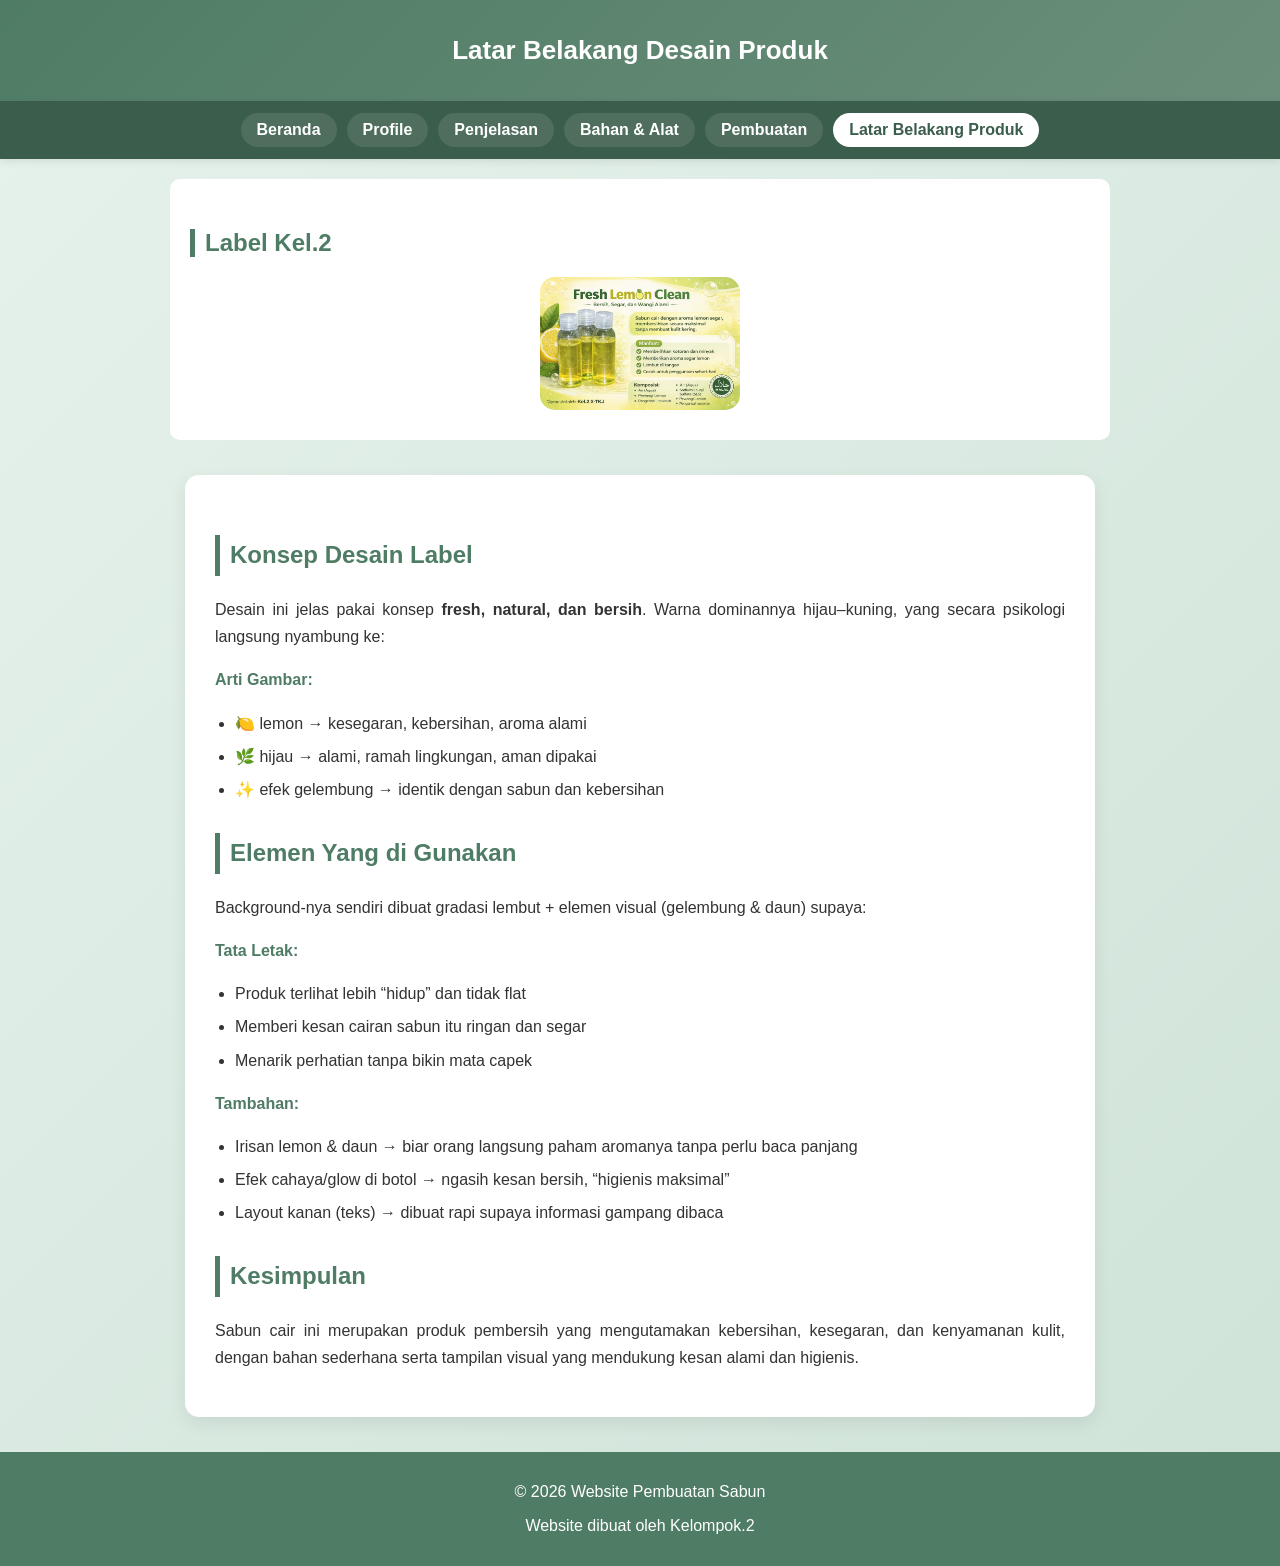
<file: latar_belakang.html>
<!DOCTYPE html>
<html lang="id">
<head>
    <meta charset="UTF-8">
    <meta name="viewport" content="width=device-width, initial-scale=1.0">
    <title>Latar Belakang Desain Sabun</title>
  <link rel="stylesheet" href="latar.css">
</head>
<body>
    
    <header>
        <h1>Latar Belakang Desain Produk</h1>
    </header>
    
       <nav>
    <a href="index.html" >Beranda</a>
    <a href="profile.html">Profile</a>
    <a href="penjelasan.html">Penjelasan</a>
    <a href="bahan.html">Bahan & Alat</a>
    <a href="pembuatan.html">Pembuatan</a>
    <a href="Latar_belakang.html" class="active">Latar Belakang Produk</a>
</nav>
    
    <div>
        <h2>Label Kel.2</h2>
        <img src="label.jpg">
    </div>
    
    <main>

        <h2>Konsep Desain Label</h2>
<p class="p1">
Desain ini jelas pakai konsep <b>fresh, natural, dan bersih</b>. 
Warna dominannya hijau–kuning, yang secara psikologi langsung nyambung ke:
</p>
       
        <p><strong>Arti Gambar:</strong></p>
<ul>
    <li>🍋 lemon → kesegaran, kebersihan, aroma alami</li>
    <li>🌿 hijau → alami, ramah lingkungan, aman dipakai</li>
    <li>✨ efek gelembung → identik dengan sabun dan kebersihan</li>
</ul>

        <h2>Elemen Yang di Gunakan</h2>
        
<p class="p1">
Background-nya sendiri dibuat gradasi lembut + elemen visual (gelembung & daun) supaya:
</p>
        
        
        <p><strong>Tata Letak:</strong></p>

<ul>
    <li>Produk terlihat lebih “hidup” dan tidak flat</li>
    <li>Memberi kesan cairan sabun itu ringan dan segar</li>
    <li>Menarik perhatian tanpa bikin mata capek</li>
</ul>

<p><strong>Tambahan:</strong></p>
<ul>
    <li>Irisan lemon & daun → biar orang langsung paham aromanya tanpa perlu baca panjang</li>
    <li>Efek cahaya/glow di botol → ngasih kesan bersih, “higienis maksimal”</li>
    <li>Layout kanan (teks) → dibuat rapi supaya informasi gampang dibaca</li>
</ul>

        <h2>Kesimpulan</h2>
<p class="p1"> 
Sabun cair ini merupakan produk pembersih yang mengutamakan kebersihan, kesegaran, 
dan kenyamanan kulit, dengan bahan sederhana serta tampilan visual yang mendukung kesan alami dan higienis.
</p>

        </main>

     <footer>
  <p>© 2026 Website Pembuatan Sabun</p>
  <p >Website dibuat oleh Kelompok.2</p>
</footer>
</body>
</html>
</file>
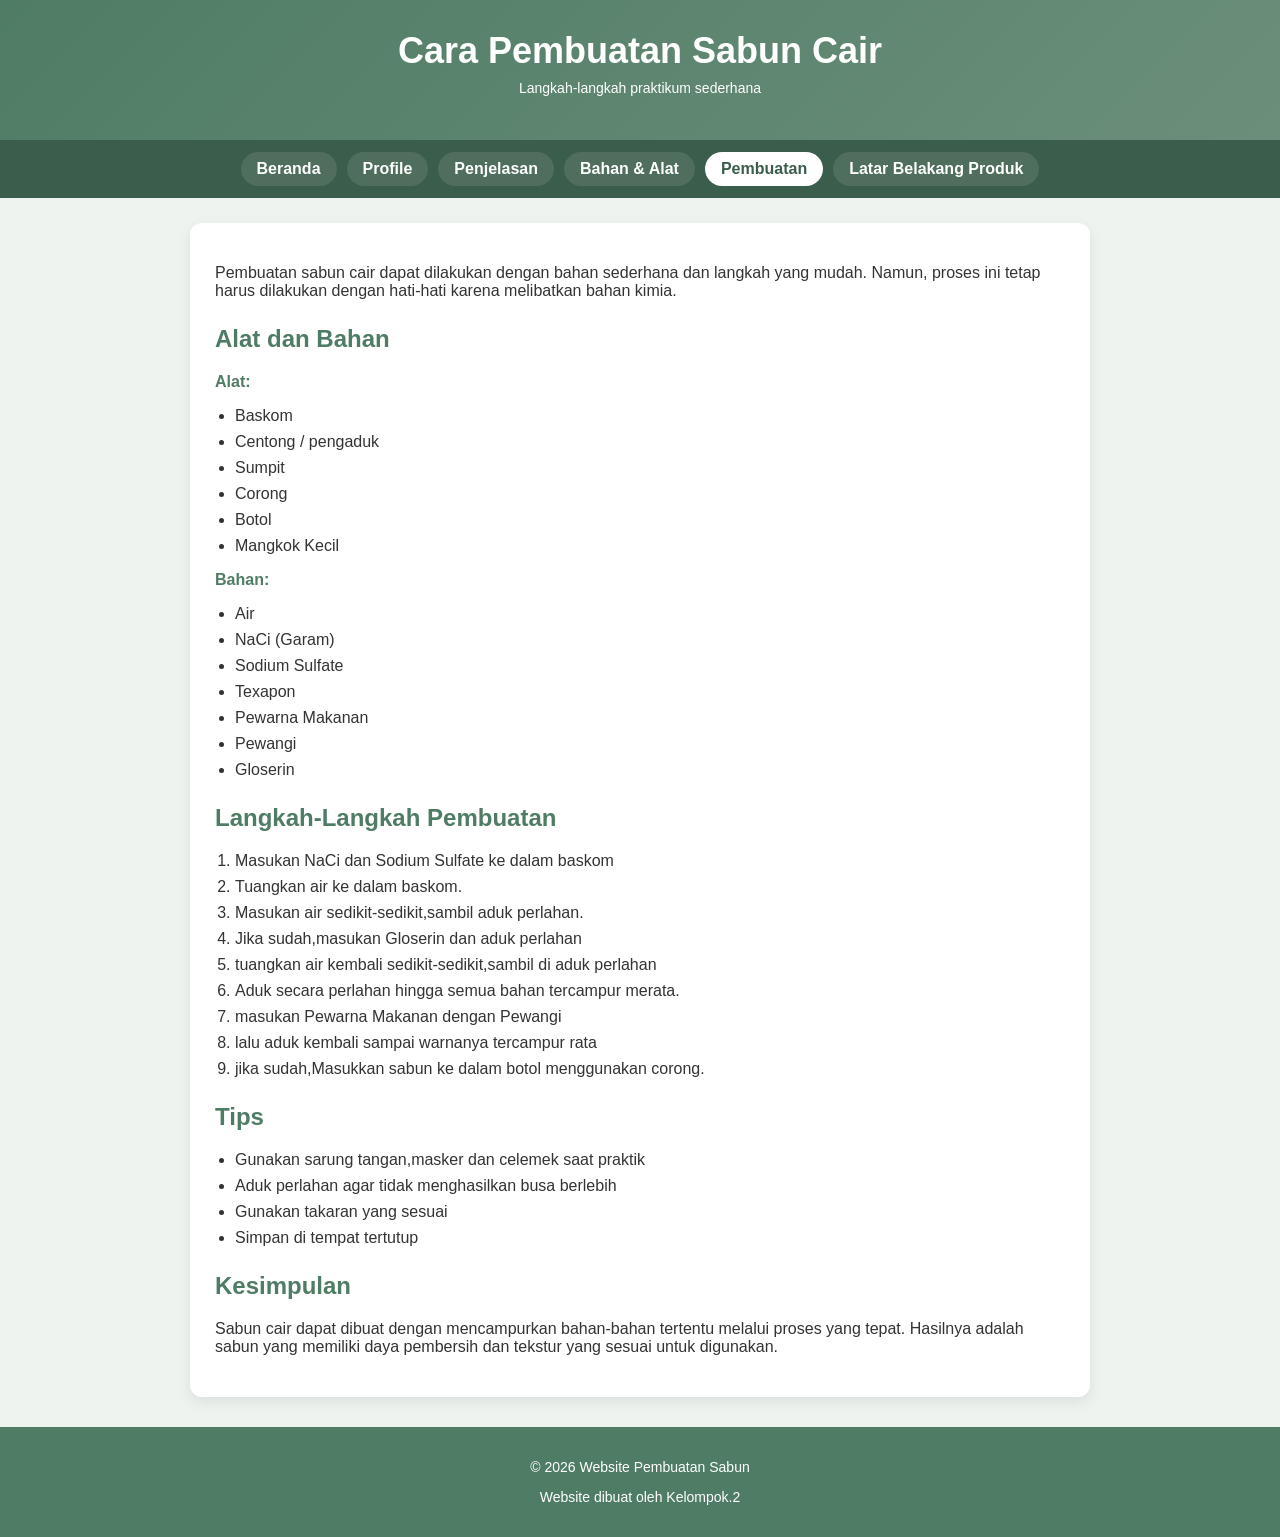
<file: pembuatan.html>
<!DOCTYPE html>
<html lang="id">
<head>
    <meta charset="UTF-8">
    <meta name="viewport" content="width=device-width, initial-scale=1.0">
    <title>Pembuatan Sabun Cair</title>
    <link rel="stylesheet" href="pembuatan.css">
</head>

<body>

<header>
    <h1>Cara Pembuatan Sabun Cair</h1>
    <p>Langkah-langkah praktikum sederhana</p>
</header>
  
 
      <nav>
    <a href="index.html" >Beranda</a>
    <a href="profile.html">Profile</a>
    <a href="penjelasan.html">Penjelasan</a>
    <a href="bahan.html">Bahan & Alat</a>
    <a href="pembuatan.html" class="active">Pembuatan</a>
    <a href="Latar_belakang.html" >Latar Belakang Produk</a>
</nav>
    
<main>

    <p>
        Pembuatan sabun cair dapat dilakukan dengan bahan sederhana dan langkah yang mudah.
        Namun, proses ini tetap harus dilakukan dengan hati-hati karena melibatkan bahan kimia.
    </p>

    <h2>Alat dan Bahan</h2>

    <p><strong>Alat:</strong></p>
    <ul>
        <li>Baskom</li>
        <li>Centong / pengaduk</li>
        <li>Sumpit</li>
        <li>Corong</li>
        <li>Botol</li>
        <li>Mangkok Kecil</li>
    </ul>

    <p><strong>Bahan:</strong></p>
    <ul>
        <li>Air</li>
        <li>NaCi (Garam)</li>
        <li>Sodium Sulfate</li>
        <li>Texapon</li>
        <li>Pewarna Makanan</li>
        <li>Pewangi</li>
        <li>Gloserin</li>
    </ul>

    <h2>Langkah-Langkah Pembuatan</h2>

    <ol>
        <li>Masukan NaCi dan Sodium Sulfate ke dalam baskom</li>
        <li>Tuangkan air ke dalam baskom.</li>
        <li>Masukan air sedikit-sedikit,sambil aduk perlahan.</li>
        <li>Jika sudah,masukan Gloserin dan aduk perlahan</li>
        <li>tuangkan air kembali sedikit-sedikit,sambil di aduk perlahan</li>
        <li>Aduk secara perlahan hingga semua bahan tercampur merata.</li>
        <li>masukan Pewarna Makanan dengan Pewangi</li>
        <li>lalu aduk kembali sampai warnanya tercampur rata</li>
        <li> jika sudah,Masukkan sabun ke dalam botol menggunakan corong.</li>
    </ol>

    <h2>Tips</h2>
    <ul>
        <li>Gunakan sarung tangan,masker dan celemek saat praktik</li>
        <li>Aduk perlahan agar tidak menghasilkan busa berlebih</li>
        <li>Gunakan takaran yang sesuai</li>
        <li>Simpan di tempat tertutup</li>
    </ul>

    <h2>Kesimpulan</h2>
    <p>
        Sabun cair dapat dibuat dengan mencampurkan bahan-bahan tertentu melalui proses yang tepat.
        Hasilnya adalah sabun yang memiliki daya pembersih dan tekstur yang sesuai untuk digunakan.
    </p>

</main>

<footer>
    <p>© 2026 Website Pembuatan Sabun</p>
    <p>Website dibuat oleh Kelompok.2</p>
</footer>

</body>
</html>
</file>
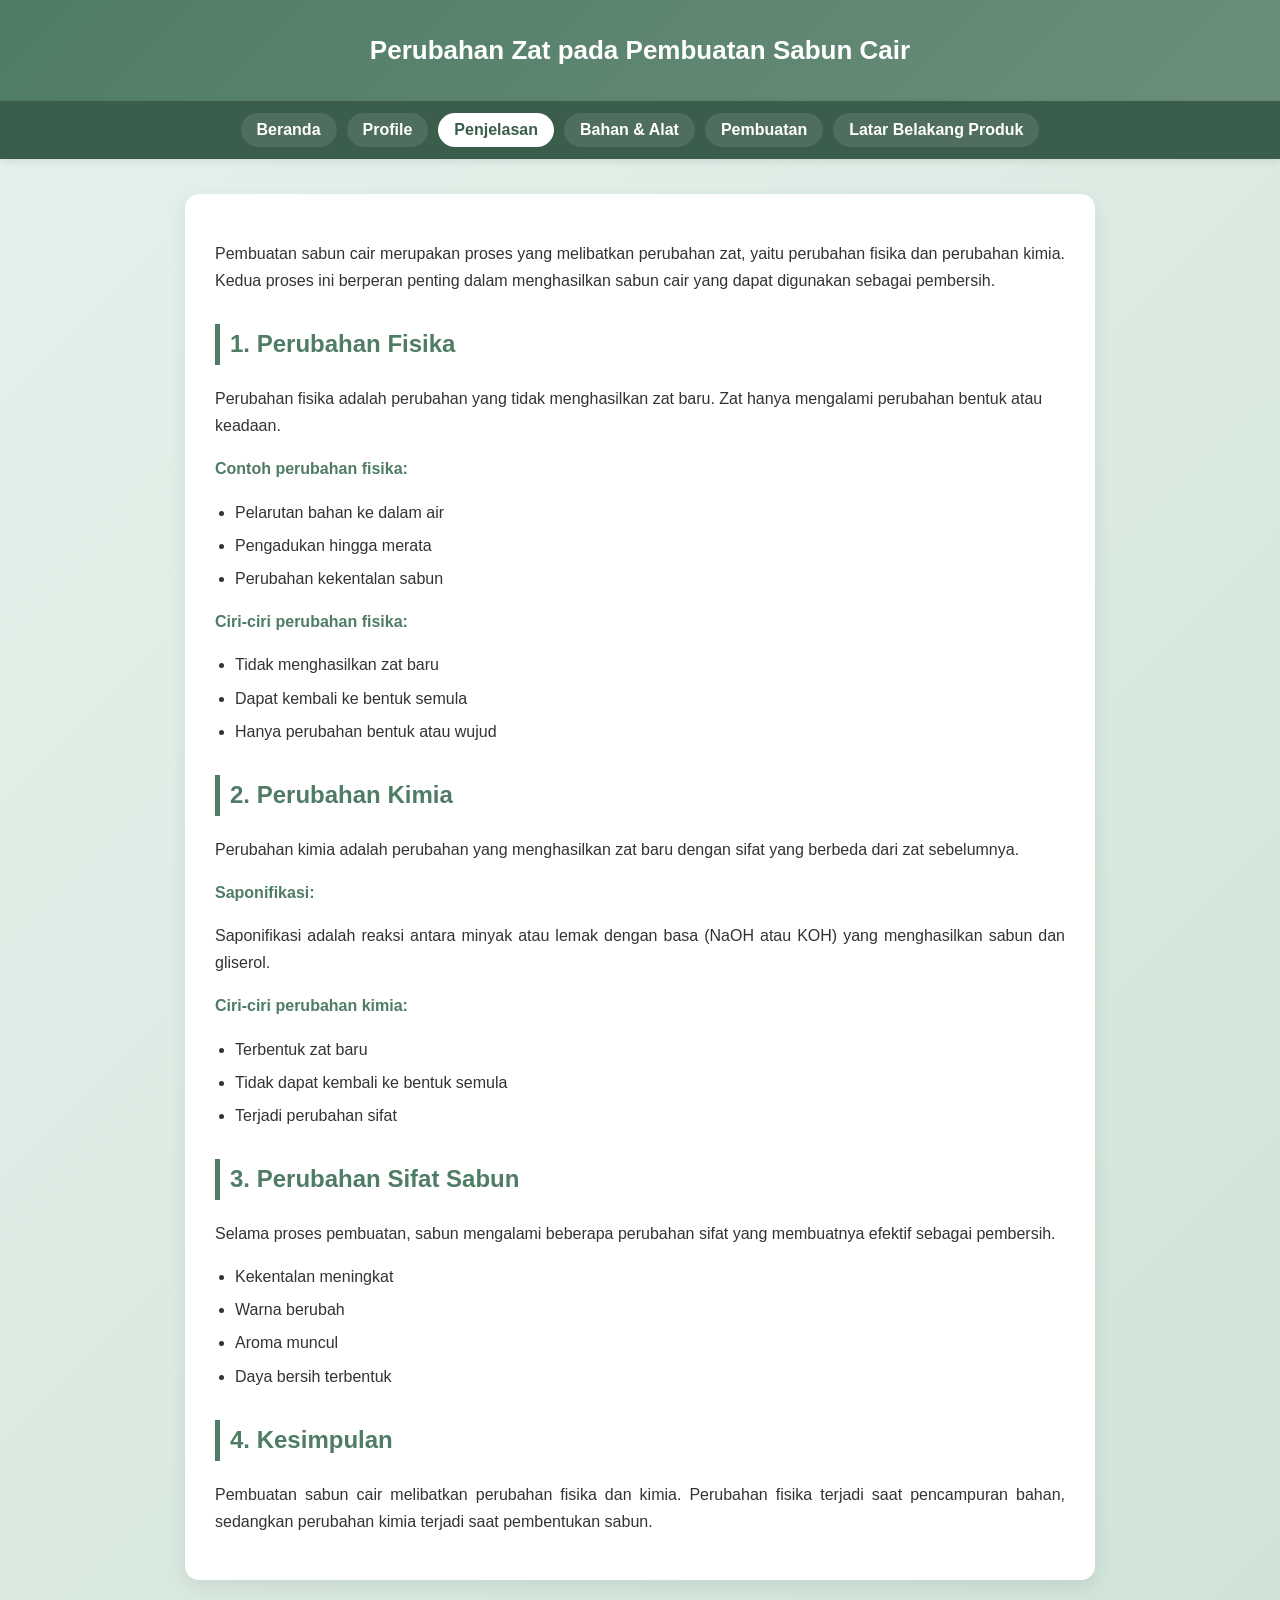
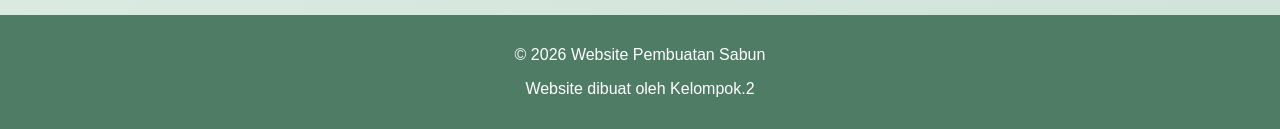
<file: penjelasan.html>
<!DOCTYPE html>
<html lang="id">
<head>
    <meta charset="UTF-8">
    <meta name="viewport" content="width=device-width, initial-scale=1.0">
    <title>Perubahan Zat Sabun Cair</title>
  <link rel="stylesheet" href="penjelasan.css">
</head>

<body>
  
    <header>
        <h1>Perubahan Zat pada Pembuatan Sabun Cair</h1>
    </header>
  
   <nav>
    <a href="index.html" >Beranda</a>
    <a href="profile.html">Profile</a>
    <a href="penjelasan.html" class="active">Penjelasan</a>
    <a href="bahan.html">Bahan & Alat</a>
    <a href="pembuatan.html">Pembuatan</a>
    <a href="Latar_belakang.html" >Latar Belakang Produk</a>
</nav>

    <main>

        <p class="p1">
            Pembuatan sabun cair merupakan proses yang melibatkan perubahan zat,
            yaitu perubahan fisika dan perubahan kimia. Kedua proses ini berperan
            penting dalam menghasilkan sabun cair yang dapat digunakan sebagai
            pembersih.
        </p>

        <h2>1. Perubahan Fisika</h2>
        <p>
            Perubahan fisika adalah perubahan yang tidak menghasilkan zat baru.
            Zat hanya mengalami perubahan bentuk atau keadaan.
        </p>

        <p><strong>Contoh perubahan fisika:</strong></p>
        <ul>
            <li>Pelarutan bahan ke dalam air</li>
            <li>Pengadukan hingga merata</li>
            <li>Perubahan kekentalan sabun</li>
        </ul>

        <p><strong>Ciri-ciri perubahan fisika:</strong></p>
        <ul>
            <li>Tidak menghasilkan zat baru</li>
            <li>Dapat kembali ke bentuk semula</li>
            <li>Hanya perubahan bentuk atau wujud</li>
        </ul>

        <h2>2. Perubahan Kimia</h2>
        <p class="p1">
            Perubahan kimia adalah perubahan yang menghasilkan zat baru dengan
            sifat yang berbeda dari zat sebelumnya.
        </p>

        <p><strong>Saponifikasi:</strong></p>
        <p class="p1">
            Saponifikasi adalah reaksi antara minyak atau lemak dengan basa
            (NaOH atau KOH) yang menghasilkan sabun dan gliserol.
        </p>

        <p><strong>Ciri-ciri perubahan kimia:</strong></p>
        <ul>
            <li>Terbentuk zat baru</li>
            <li>Tidak dapat kembali ke bentuk semula</li>
            <li>Terjadi perubahan sifat</li>
        </ul>

        <h2>3. Perubahan Sifat Sabun</h2>
        <p class="p1">
            Selama proses pembuatan, sabun mengalami beberapa perubahan sifat
            yang membuatnya efektif sebagai pembersih.
        </p>

        <ul>
            <li>Kekentalan meningkat</li>
            <li>Warna berubah</li>
            <li>Aroma muncul</li>
            <li>Daya bersih terbentuk</li>
        </ul>

        <h2>4. Kesimpulan</h2>
        <p class="p1">
            Pembuatan sabun cair melibatkan perubahan fisika dan kimia.
            Perubahan fisika terjadi saat pencampuran bahan, sedangkan
            perubahan kimia terjadi saat pembentukan sabun.
        </p>
    </main>

  <footer>
  <p>© 2026 Website Pembuatan Sabun</p>
  <p>Website dibuat oleh Kelompok.2</p>
</footer>
</body>
</html>
</file>
<file: latar.css>
body {
    font-family: Arial, sans-serif;
    margin: 0;
    background: linear-gradient(135deg, #e6f2ec, #cfe3d8);
    color: #333;
}

header {
    background: linear-gradient(135deg, #4f7c65, #6b8e7a);
    color: white;
    text-align: center;
    padding: 35px 15px;
}

header h1 {
    margin: 0;
    font-size: 26px;
}

header p {
    margin-top: 10px;
    font-size: 14px;
    opacity: 0.9;
}

nav {
    display: flex;
    justify-content: center;
    flex-wrap: wrap;
    gap: 10px;
    background: #3b5d4c;
    padding: 12px;
    box-shadow: 0 2px 8px rgba(0,0,0,0.1);
}

nav a {
    color: white;
    text-decoration: none;
    padding: 8px 16px;
    border-radius: 20px;
    background: rgba(255,255,255,0.1);
    transition: 0.3s;
    font-weight: bold;
}

nav a:hover {
    background: white;
    color: #3b5d4c;
    transform: translateY(-2px);
}

nav a.active {
    background: white;
    color: #3b5d4c;
}

div {
    max-width: 900px;
    margin: 20px auto;
    background: white;
    padding: 20px;
    border-radius: 10px;
}

div img{ 
    display: block;
    margin: 10px auto;
    max-width: 200px;
    border-radius: 15px;
}

main {
    max-width: 850px;
    margin: 35px auto;
    padding: 30px;
    background: white;
    border-radius: 14px;
    box-shadow: 0 6px 18px rgba(0,0,0,0.08);
    line-height: 1.7;
}

h2 {
    color: #4f7c65;
    margin-top: 30px;
    border-left: 5px solid #4f7c65;
    padding-left: 10px;
}

.p1{
    text-align: justify;
    margin-bottom: 15px;
}

ul {
    padding-left: 20px;
    margin-bottom: 15px;
}

li {
    margin-bottom: 6px;
}

strong {
    color: #4f7c65;
}

footer{
    text-align: center;
    padding: 15px;
    background: #4f7c65;
    color: white;
    margin-top: 30px;
}
</file>
<file: pembuatan.css>
body {
    font-family: Arial, sans-serif;
    margin: 0;
    background: #eef3f0;
    color: #333;
}

header {
    background: linear-gradient(135deg, #4f7c65, #6b8e7a);
    color: white;
    text-align: center;
    padding: 30px 15px;
}

header h1 {
    margin: 0;
    font-size: 36px;
}

header p {
    margin-top: 8px;
    font-size: 14px;
}

nav {
    display: flex;
    justify-content: center;
    flex-wrap: wrap;
    gap: 10px;
    background: #3b5d4c;
    padding: 12px;
}

nav a {
    color: white;
    text-decoration: none;
    padding: 8px 16px;
    border-radius: 20px;
    background: rgba(255,255,255,0.1);
    transition: 0.3s;
    font-weight: bold;
}

nav a:hover {
    background: white;
    color: #3b5d4c;
    transform: translateY(-2px);
}

nav a.active {
    background: white;
    color: #3b5d4c;
}

main {
    max-width: 850px;
    margin: 25px auto;
    padding: 25px;
    background: white;
    border-radius: 12px;
    box-shadow: 0 5px 15px rgba(0,0,0,0.08);
}

h2 {
    color: #4f7c65;
    margin-top: 25px;
}

strong {
    color: #4f7c65;
}


ul, ol {
    padding-left: 20px;
}

li {
    margin-bottom: 8px;
}

footer {
    text-align: center;
    padding: 18px;
    background: #4f7c65;
    color: white;
    margin-top: 30px;
    font-size: 14px;
}
</file>
<file: penjelasan.css>
body {
    font-family: Arial, sans-serif;
    margin: 0;
    background: linear-gradient(135deg, #e6f2ec, #cfe3d8);
    color: #333;
}

header {
    background: linear-gradient(135deg, #4f7c65, #6b8e7a);
    color: white;
    text-align: center;
    padding: 35px 15px;
}

header h1 {
    margin: 0;
    font-size: 26px;
}

header p {
    margin-top: 10px;
    font-size: 14px;
    opacity: 0.9;
}

nav {
    display: flex;
    justify-content: center;
    flex-wrap: wrap;
    gap: 10px;
    background: #3b5d4c;
    padding: 12px;
    box-shadow: 0 2px 8px rgba(0,0,0,0.1);
}

nav a {
    color: white;
    text-decoration: none;
    padding: 8px 16px;
    border-radius: 20px;
    background: rgba(255,255,255,0.1);
    transition: 0.3s;
    font-weight: bold;
}

nav a:hover {
    background: white;
    color: #3b5d4c;
    transform: translateY(-2px);
}

nav a.active {
    background: white;
    color: #3b5d4c;
}

main {
    max-width: 850px;
    margin: 35px auto;
    padding: 30px;
    background: white;
    border-radius: 14px;
    box-shadow: 0 6px 18px rgba(0,0,0,0.08);
    line-height: 1.7;
}

h2 {
    color: #4f7c65;
    margin-top: 30px;
    border-left: 5px solid #4f7c65;
    padding-left: 10px;
}

.p1{
    text-align: justify;
    margin-bottom: 15px;
}

ul {
    padding-left: 20px;
    margin-bottom: 15px;
}

li {
    margin-bottom: 6px;
}

strong {
    color: #4f7c65;
}

footer {
    text-align: center;
    padding: 15px;
    background: #4f7c65;
    color: white;
    margin-top: 30px;
}
</file>
